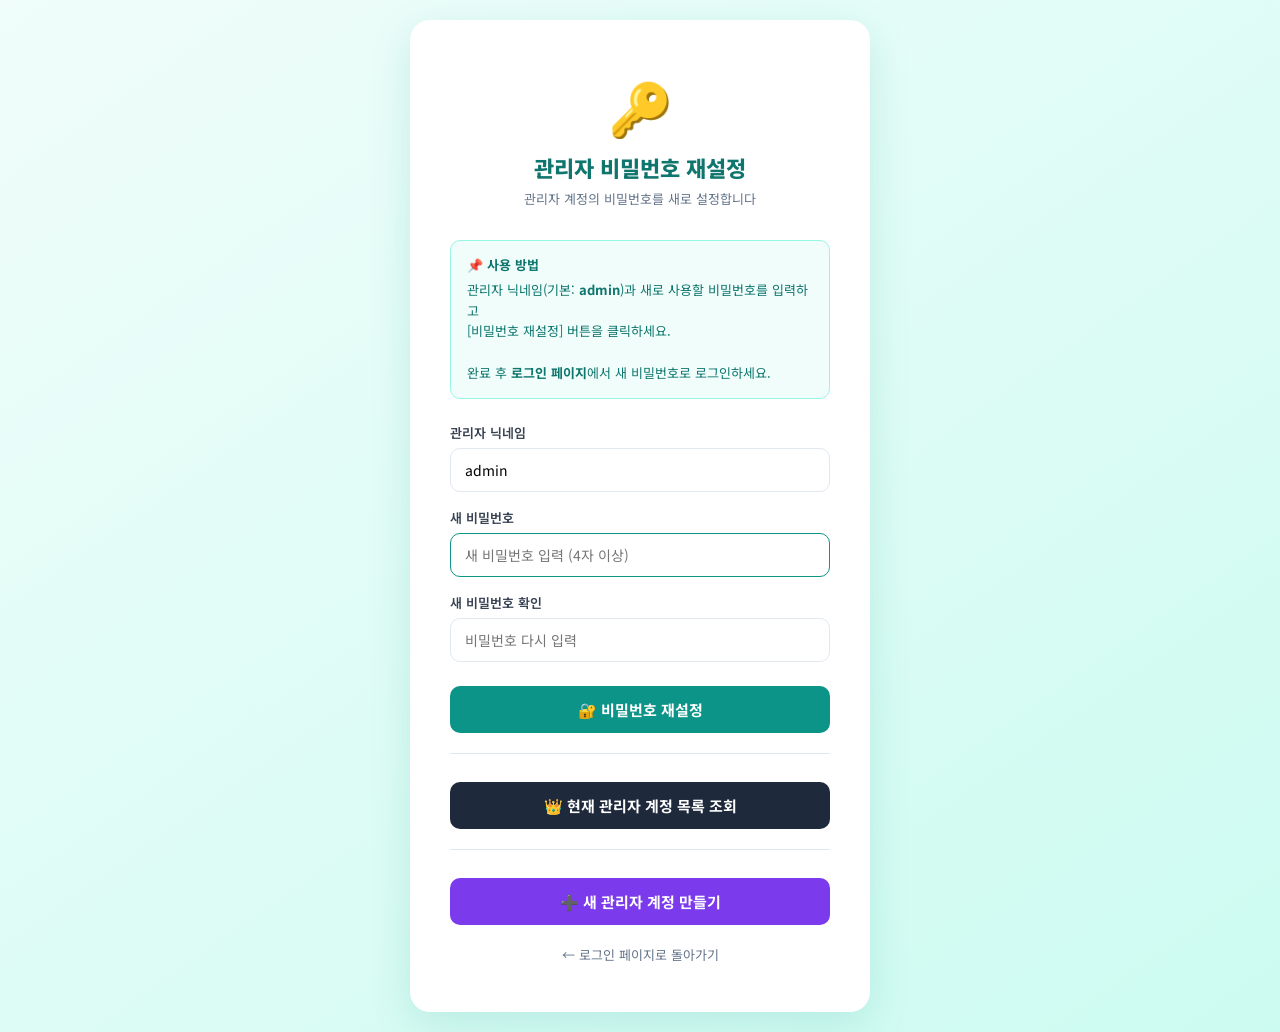
<file: admin-reset.html>
<!DOCTYPE html>
<html lang="ko">
<head>
  <meta charset="UTF-8">
  <meta name="viewport" content="width=device-width, initial-scale=1.0">
  <title>관리자 비밀번호 재설정</title>
  <link href="https://fonts.googleapis.com/css2?family=Noto+Sans+KR:wght@400;600;700;800&display=swap" rel="stylesheet">
  <style>
    * { box-sizing: border-box; margin: 0; padding: 0; }
    body {
      font-family: 'Noto Sans KR', sans-serif;
      min-height: 100vh;
      display: flex; align-items: center; justify-content: center;
      background: linear-gradient(145deg, #f0fdfa, #ccfbf1);
      padding: 20px;
    }
    .box {
      background: white;
      border-radius: 20px;
      padding: 48px 40px;
      width: 100%; max-width: 460px;
      box-shadow: 0 12px 40px rgba(13,148,136,0.15);
    }
    .icon { font-size: 52px; text-align: center; margin-bottom: 8px; }
    h1 { text-align: center; font-size: 22px; font-weight: 800; color: #0f766e; margin-bottom: 6px; }
    .sub { text-align: center; color: #64748b; font-size: 13px; margin-bottom: 32px; }
    .field { margin-bottom: 16px; }
    label { display: block; font-size: 13px; font-weight: 600; color: #374151; margin-bottom: 6px; }
    input {
      width: 100%; padding: 11px 14px; border: 1.5px solid #e2e8f0;
      border-radius: 10px; font-size: 14px; font-family: inherit;
      outline: none; transition: border-color 0.2s;
    }
    input:focus { border-color: #0d9488; }
    .btn {
      width: 100%; padding: 13px; background: #0d9488; color: white;
      border: none; border-radius: 10px; font-size: 15px; font-weight: 700;
      cursor: pointer; font-family: inherit; margin-top: 8px;
      transition: background 0.2s;
    }
    .btn:hover { background: #0f766e; }
    .btn:disabled { background: #94a3b8; cursor: not-allowed; }
    .result {
      margin-top: 20px; padding: 14px 16px;
      border-radius: 10px; font-size: 14px; font-weight: 600;
      display: none;
    }
    .result.success { background: #f0fdf4; color: #166534; border: 1.5px solid #86efac; }
    .result.error { background: #fef2f2; color: #991b1b; border: 1.5px solid #fca5a5; }
    .info-box {
      background: #f0fdfa; border: 1.5px solid #99f6e4;
      border-radius: 10px; padding: 14px 16px; margin-bottom: 24px;
      font-size: 13px; color: #0f766e; line-height: 1.6;
    }
    .info-box strong { display: block; margin-bottom: 4px; font-weight: 700; }
    .back-link {
      display: block; text-align: center; margin-top: 20px;
      color: #64748b; font-size: 13px; text-decoration: none;
    }
    .back-link:hover { color: #0d9488; }
    .divider { margin: 20px 0; border: none; border-top: 1px solid #e2e8f0; }
    .list-admins { margin-top: 16px; }
    .admin-item {
      display: flex; align-items: center; justify-content: space-between;
      padding: 10px 14px; background: #f8fafc; border-radius: 8px;
      margin-bottom: 8px; font-size: 13px;
    }
    .admin-nick { font-weight: 700; color: #0f766e; }
    .admin-id { color: #94a3b8; font-size: 11px; }
    .btn-sm {
      padding: 6px 12px; font-size: 12px; font-weight: 600;
      background: #ef4444; color: white; border: none; border-radius: 6px;
      cursor: pointer; font-family: inherit;
    }
    .btn-sm:hover { background: #dc2626; }
    .btn-sm.mint { background: #0d9488; }
    .btn-sm.mint:hover { background: #0f766e; }
  </style>
</head>
<body>
<div class="box">
  <div class="icon">🔑</div>
  <h1>관리자 비밀번호 재설정</h1>
  <p class="sub">관리자 계정의 비밀번호를 새로 설정합니다</p>

  <div class="info-box">
    <strong>📌 사용 방법</strong>
    관리자 닉네임(기본: <b>admin</b>)과 새로 사용할 비밀번호를 입력하고<br>
    [비밀번호 재설정] 버튼을 클릭하세요.<br><br>
    완료 후 <b>로그인 페이지</b>에서 새 비밀번호로 로그인하세요.
  </div>

  <form onsubmit="resetAdminPw(); return false;">
  <div class="field">
    <label>관리자 닉네임</label>
    <input type="text" id="adminNick" value="admin" placeholder="관리자 닉네임 입력" autocomplete="username">
  </div>
  <div class="field">
    <label>새 비밀번호</label>
    <input type="password" id="newPw" placeholder="새 비밀번호 입력 (4자 이상)" autocomplete="new-password">
  </div>
  <div class="field">
    <label>새 비밀번호 확인</label>
    <input type="password" id="newPw2" placeholder="비밀번호 다시 입력" autocomplete="new-password">
  </div>

  <button type="submit" class="btn" id="resetBtn">🔐 비밀번호 재설정</button>
  </form>

  <div class="result" id="result"></div>

  <hr class="divider">

  <div>
    <button class="btn" style="background:#1e293b; margin-bottom:0;" onclick="loadAdmins()">👑 현재 관리자 계정 목록 조회</button>
    <div class="list-admins" id="adminList"></div>
  </div>

  <hr class="divider">

  <div>
    <button class="btn" style="background:#7c3aed; margin-bottom:0;" onclick="createNewAdmin()">➕ 새 관리자 계정 만들기</button>
    <div id="createResult" style="margin-top:12px;"></div>
  </div>

  <a href="login.html" class="back-link">← 로그인 페이지로 돌아가기</a>
</div>

<script>
  function hashPassword(str) {
    let h = 0;
    for (let i = 0; i < str.length; i++) {
      h = ((h << 5) - h) + str.charCodeAt(i);
      h |= 0;
    }
    return Math.abs(h).toString(16);
  }

  function generateId() {
    return Date.now().toString(36) + Math.random().toString(36).substring(2, 8);
  }

  function showResult(msg, type) {
    const el = document.getElementById('result');
    el.textContent = msg;
    el.className = `result ${type}`;
    el.style.display = 'block';
    el.scrollIntoView({ behavior: 'smooth', block: 'nearest' });
  }

  async function resetAdminPw() {
    const nick = document.getElementById('adminNick').value.trim();
    const pw1  = document.getElementById('newPw').value;
    const pw2  = document.getElementById('newPw2').value;

    if (!nick) { showResult('❌ 닉네임을 입력해주세요.', 'error'); return; }
    if (!pw1 || pw1.length < 4) { showResult('❌ 비밀번호는 4자 이상 입력해주세요.', 'error'); return; }
    if (pw1 !== pw2) { showResult('❌ 비밀번호가 일치하지 않습니다.', 'error'); return; }

    const btn = document.getElementById('resetBtn');
    btn.disabled = true;
    btn.textContent = '처리 중...';

    try {
      const r = await fetch('tables/users?limit=200');
      const data = await r.json();
      const users = data.data || [];

      let adminUser = users.find(u => u.role === 'admin' && u.nickname === nick);

      if (!adminUser) {
        // 닉네임이 다를 수 있으므로 admin role인 첫 번째 계정 찾기
        adminUser = users.find(u => u.role === 'admin');
      }

      if (!adminUser) {
        // 관리자 계정이 없으면 새로 생성
        const newAdmin = await fetch('tables/users', {
          method: 'POST',
          headers: { 'Content-Type': 'application/json' },
          body: JSON.stringify({
            id: 'admin_' + generateId(),
            nickname: nick,
            name: '관리자',
            email: 'admin@shop.com',
            password: hashPassword(pw1),
            phone: '010-0000-0000',
            zipcode: '00000',
            address: '관리자주소',
            address_detail: '',
            privacy_agreed: true,
            role: 'admin'
          })
        });
        if (newAdmin.ok) {
          showResult(`✅ 관리자 계정이 생성되었습니다!\n닉네임: ${nick} / 비밀번호: 입력하신 비밀번호`, 'success');
        } else {
          showResult('❌ 계정 생성에 실패했습니다.', 'error');
        }
        return;
      }

      // 기존 관리자 비밀번호 업데이트
      const patchRes = await fetch(`tables/users/${adminUser.id}`, {
        method: 'PATCH',
        headers: { 'Content-Type': 'application/json' },
        body: JSON.stringify({
          nickname: nick,
          password: hashPassword(pw1)
        })
      });

      if (patchRes.ok) {
        showResult(`✅ 비밀번호가 성공적으로 변경되었습니다!\n\n닉네임: ${nick}\n새 비밀번호로 로그인하세요.`, 'success');
        document.getElementById('newPw').value = '';
        document.getElementById('newPw2').value = '';
      } else {
        showResult('❌ 비밀번호 변경에 실패했습니다. 잠시 후 다시 시도해주세요.', 'error');
      }
    } catch (err) {
      console.error(err);
      showResult('❌ 오류가 발생했습니다: ' + err.message, 'error');
    } finally {
      btn.disabled = false;
      btn.textContent = '🔐 비밀번호 재설정';
    }
  }

  async function loadAdmins() {
    const listEl = document.getElementById('adminList');
    listEl.innerHTML = '<p style="text-align:center;color:#94a3b8;font-size:13px;padding:12px;">로딩 중...</p>';
    try {
      const r = await fetch('tables/users?limit=200');
      const data = await r.json();
      const admins = (data.data || []).filter(u => u.role === 'admin');
      if (!admins.length) {
        listEl.innerHTML = '<p style="text-align:center;color:#94a3b8;font-size:13px;padding:12px;">관리자 계정이 없습니다.</p>';
        return;
      }
      listEl.innerHTML = admins.map(a => `
        <div class="admin-item">
          <div>
            <div class="admin-nick">👑 ${a.nickname}</div>
            <div class="admin-id">ID: ${a.id}</div>
            <div style="font-size:12px;color:#64748b;">${a.email || ''} | ${a.phone || ''}</div>
          </div>
          <div style="display:flex;gap:6px;">
            <button class="btn-sm mint" onclick="fillNick('${a.nickname}')">선택</button>
            <button class="btn-sm" onclick="deleteAdmin('${a.id}','${a.nickname}')">삭제</button>
          </div>
        </div>
      `).join('');
    } catch (err) {
      listEl.innerHTML = '<p style="color:#ef4444;font-size:13px;padding:12px;">오류: ' + err.message + '</p>';
    }
  }

  function fillNick(nick) {
    document.getElementById('adminNick').value = nick;
    document.getElementById('newPw').focus();
  }

  async function deleteAdmin(id, nick) {
    if (!confirm(`관리자 계정 "${nick}"을 삭제하시겠습니까?\n이 작업은 되돌릴 수 없습니다.`)) return;
    try {
      const r = await fetch(`tables/users/${id}`, { method: 'DELETE' });
      if (r.ok) {
        alert('삭제되었습니다.');
        loadAdmins();
      } else {
        alert('삭제 실패');
      }
    } catch (err) {
      alert('오류: ' + err.message);
    }
  }

  async function createNewAdmin() {
    const nick = prompt('새 관리자 닉네임을 입력하세요:', 'admin');
    if (!nick) return;
    const pw = prompt('새 관리자 비밀번호를 입력하세요 (4자 이상):');
    if (!pw || pw.length < 4) { alert('비밀번호는 4자 이상이어야 합니다.'); return; }

    try {
      const res = await fetch('tables/users', {
        method: 'POST',
        headers: { 'Content-Type': 'application/json' },
        body: JSON.stringify({
          id: 'admin_' + generateId(),
          nickname: nick,
          name: '관리자',
          email: 'admin@shop.com',
          password: hashPassword(pw),
          phone: '010-0000-0000',
          zipcode: '00000',
          address: '관리자주소',
          address_detail: '',
          privacy_agreed: true,
          role: 'admin'
        })
      });
      if (res.ok) {
        const crEl = document.getElementById('createResult');
        crEl.innerHTML = `<div class="result success" style="display:block;">✅ 새 관리자 계정이 생성되었습니다!<br>닉네임: <b>${nick}</b></div>`;
        loadAdmins();
      } else {
        alert('계정 생성 실패');
      }
    } catch (err) {
      alert('오류: ' + err.message);
    }
  }

  // 페이지 로드 시 닉네임 필드 포커스
  document.addEventListener('DOMContentLoaded', function() {
    document.getElementById('newPw').focus();
  });
</script>
</body>
</html>
</file>
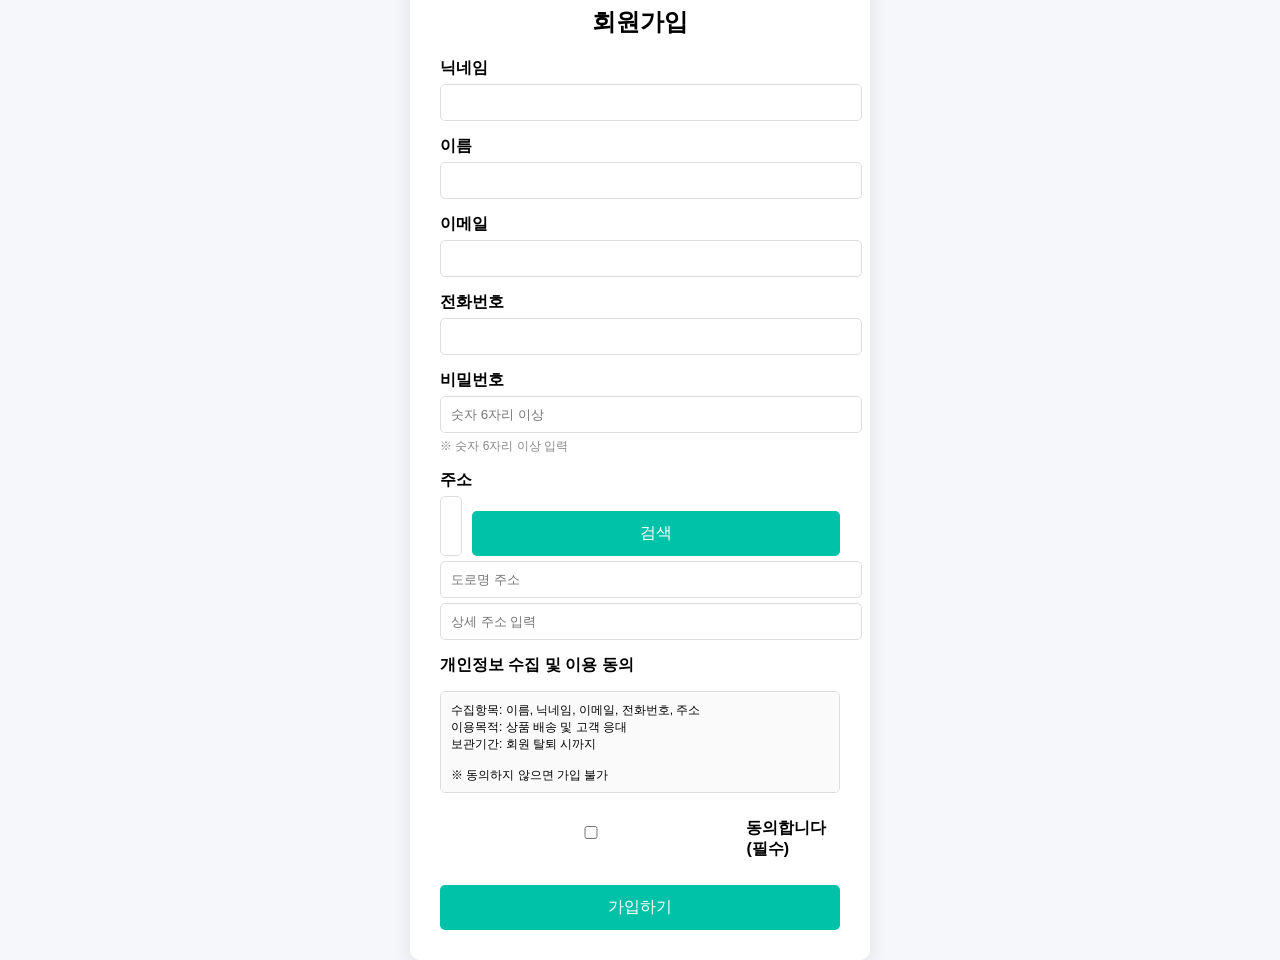
<file: register.html>
<!DOCTYPE html>
<html lang="ko">
<head>
  <meta charset="UTF-8">
  <title>회원가입 | 해이린</title>

  <style>
    body {
      font-family: 'Arial', sans-serif;
      background: #f5f7fa;
      display: flex;
      justify-content: center;
      align-items: center;
      height: 100vh;
    }

    .container {
      width: 400px;
      background: #fff;
      padding: 30px;
      border-radius: 10px;
      box-shadow: 0 5px 20px rgba(0,0,0,0.1);
    }

    h2 {
      text-align: center;
      margin-bottom: 20px;
    }

    label {
      display: block;
      margin-top: 15px;
      font-weight: bold;
    }

    input {
      width: 100%;
      padding: 10px;
      margin-top: 5px;
      border: 1px solid #ddd;
      border-radius: 5px;
    }

    .row {
      display: flex;
      gap: 10px;
    }

    .row input {
      flex: 1;
    }

    button {
      width: 100%;
      margin-top: 20px;
      padding: 12px;
      background: #00c2a8;
      border: none;
      color: white;
      font-size: 16px;
      border-radius: 5px;
      cursor: pointer;
    }

    button:hover {
      background: #00a891;
    }

    .note {
      font-size: 12px;
      color: #888;
      margin-top: 5px;
    }

    .error {
      color: red;
      font-size: 12px;
      margin-top: 5px;
    }

    .agree-box {
      margin-top: 15px;
      padding: 10px;
      border: 1px solid #ddd;
      border-radius: 5px;
      height: 80px;
      overflow-y: auto;
      font-size: 12px;
      background: #fafafa;
    }

    .checkbox-area {
      margin-top: 10px;
      display: flex;
      align-items: center;
      gap: 5px;
    }
  </style>

  <!-- 다음 주소 API -->
  <script src="https://t1.daumcdn.net/mapjsapi/bundle/postcode/prod/postcode.v2.js"></script>

</head>

<body>

<div class="container">
  <h2>회원가입</h2>

  <form onsubmit="return validateForm()">

    <label>닉네임</label>
    <input id="nickname" type="text" required>

    <label>이름</label>
    <input id="name" type="text" required>

    <label>이메일</label>
    <input id="email" type="email" required>

    <label>전화번호</label>
    <input id="phone" type="tel" required>

    <label>비밀번호</label>
    <input type="password" id="password" placeholder="숫자 6자리 이상" required>
    <div class="note">※ 숫자 6자리 이상 입력</div>
    <div id="pwError" class="error"></div>

    <label>주소</label>

    <div class="row">
      <input type="text" id="postcode" placeholder="우편번호" readonly>
      <button type="button" onclick="execDaumPostcode()">검색</button>
    </div>

    <input type="text" id="address" placeholder="도로명 주소" readonly>
    <input type="text" id="detailAddress" placeholder="상세 주소 입력">

    <label>개인정보 수집 및 이용 동의</label>

    <div class="agree-box">
      수집항목: 이름, 닉네임, 이메일, 전화번호, 주소<br>
      이용목적: 상품 배송 및 고객 응대<br>
      보관기간: 회원 탈퇴 시까지<br><br>
      ※ 동의하지 않으면 가입 불가
    </div>

    <div class="checkbox-area">
      <input type="checkbox" id="agree">
      <label for="agree">동의합니다 (필수)</label>
    </div>
    <div id="agreeError" class="error"></div>

    <button type="submit">가입하기</button>

  </form>
</div>

<script>
function execDaumPostcode() {
  new daum.Postcode({
    oncomplete: function(data) {
      document.getElementById('postcode').value = data.zonecode;
      document.getElementById('address').value = data.roadAddress;
    }
  }).open();
}

function validateForm() {
  const nickname = document.getElementById("nickname").value;
  const name = document.getElementById("name").value;
  const email = document.getElementById("email").value;
  const phone = document.getElementById("phone").value;
  const password = document.getElementById("password").value;
  const address = document.getElementById("address").value;
  const detailAddress = document.getElementById("detailAddress").value;
  const agree = document.getElementById("agree").checked;

  const pwError = document.getElementById("pwError");
  const agreeError = document.getElementById("agreeError");

  const isNumber = /^[0-9]+$/;

  if (!isNumber.test(password)) {
    pwError.innerText = "비밀번호는 숫자만 입력해주세요.";
    return false;
  }

  if (password.length < 6) {
    pwError.innerText = "비밀번호는 6자리 이상 입력해주세요.";
    return false;
  }

  pwError.innerText = "";

  if (!agree) {
    agreeError.innerText = "개인정보 동의는 필수입니다.";
    return false;
  }

  agreeError.innerText = "";

  const user = {
    nickname,
    name,
    email,
    phone,
    password,
    address,
    detailAddress
  };

  localStorage.setItem("user", JSON.stringify(user));

  alert("회원가입 완료!");
  window.location.href = "login.html";

  return false;
}
</script>

</body>
</html>
</file>
